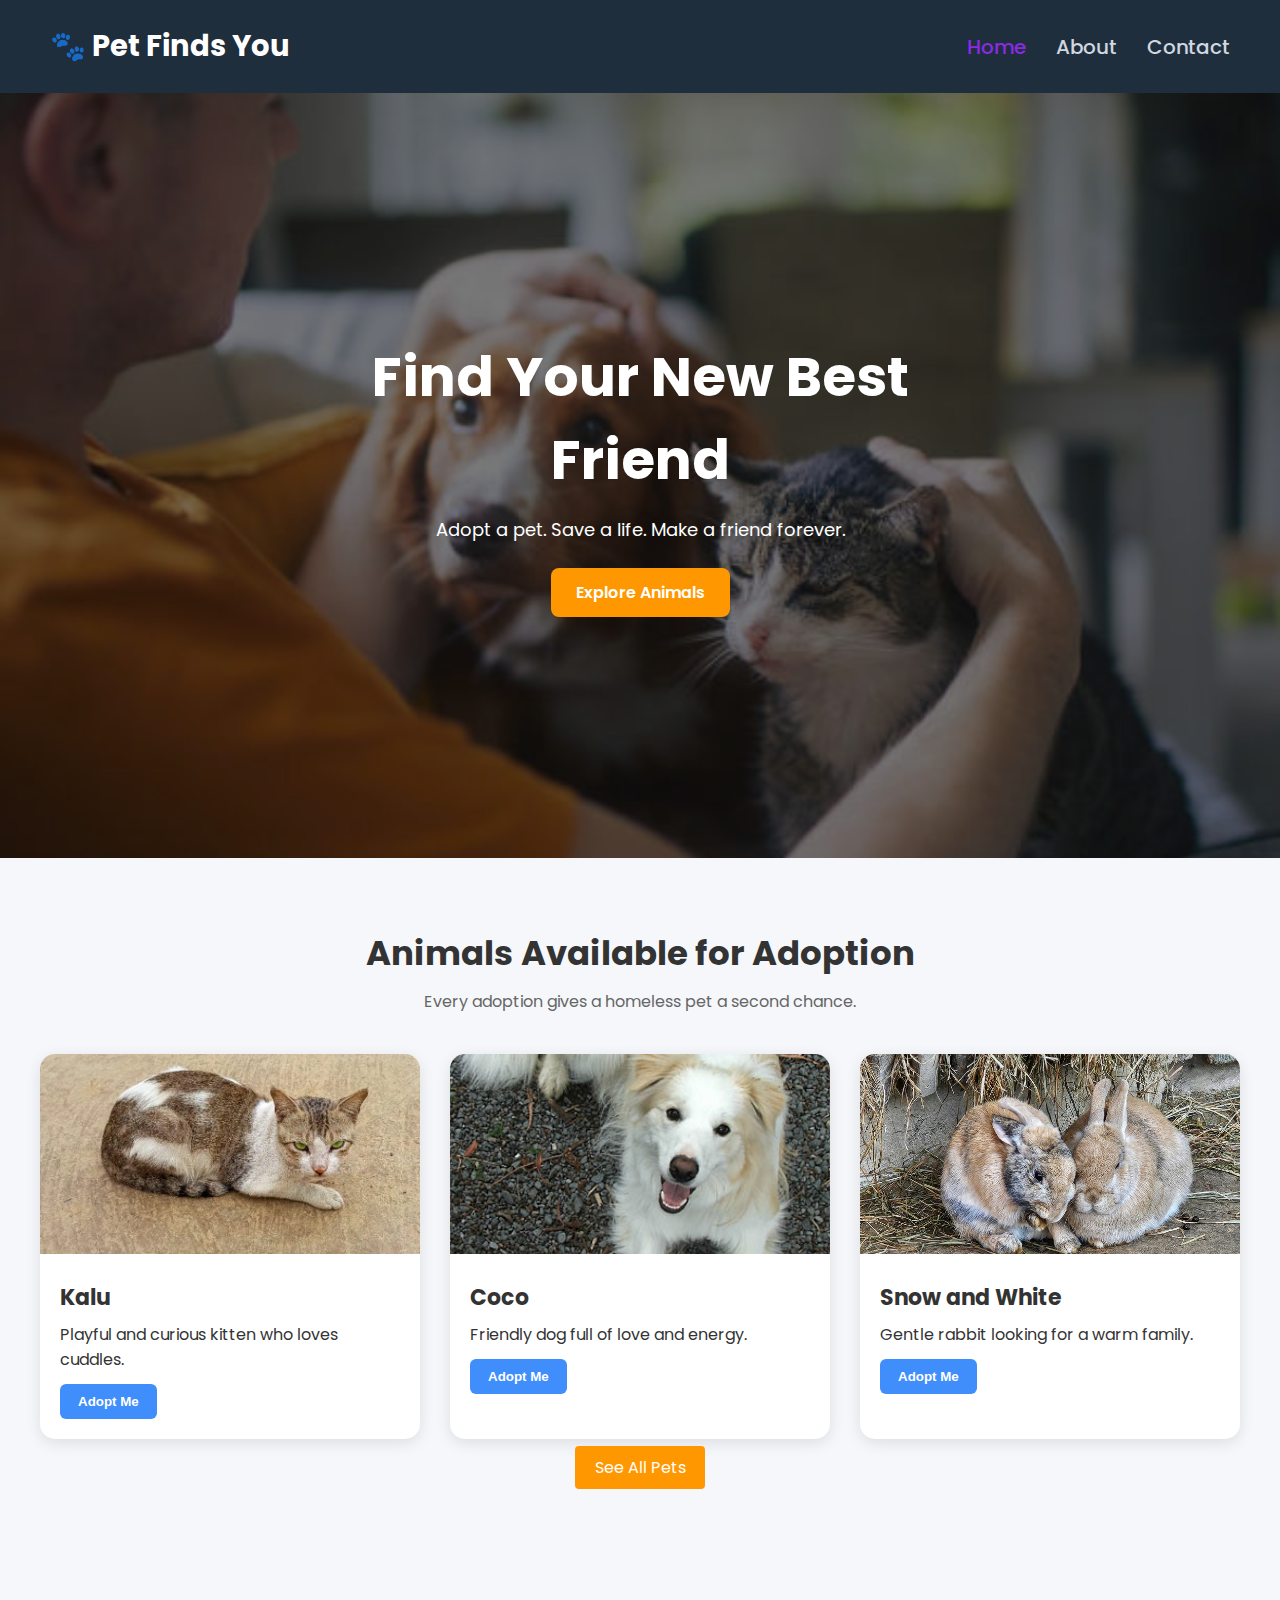
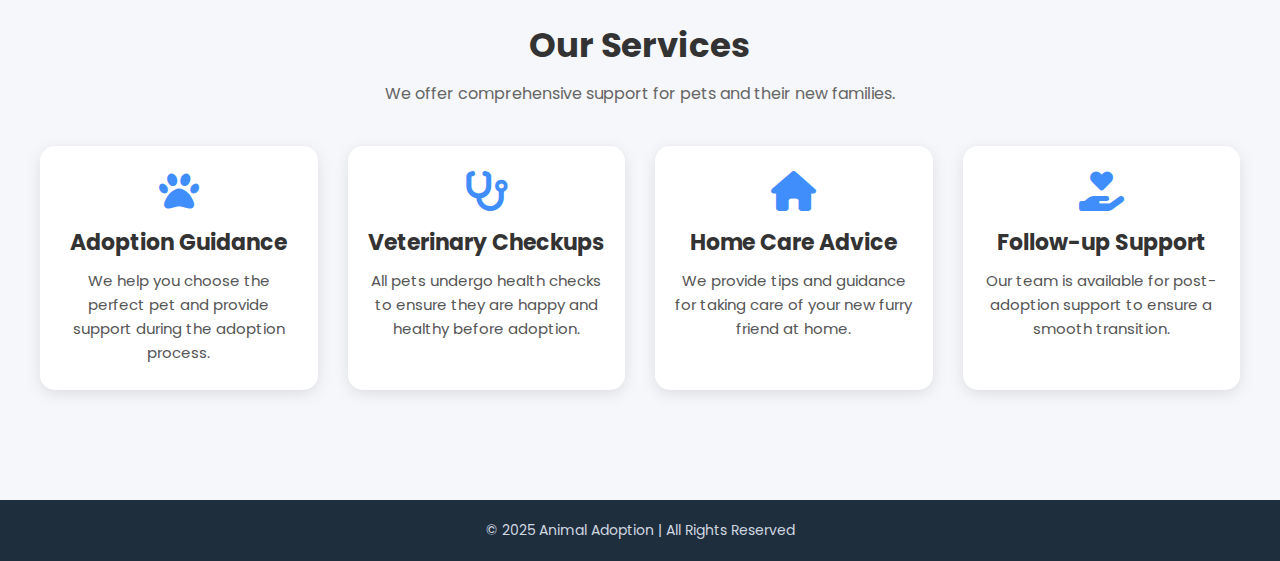
<file: index.html>
<!DOCTYPE html>
<html lang="en">
<head>
<meta charset="UTF-8">
<meta name="viewport" content="width=device-width, initial-scale=1.0">
<title>Animal Adoption | Home</title>
<link rel="stylesheet" href="css/styles.css">
<link rel="stylesheet" href="https://cdnjs.cloudflare.com/ajax/libs/font-awesome/6.5.0/css/all.min.css">
<link href="https://fonts.googleapis.com/css2?family=Poppins:wght@300;400;600;700&display=swap" rel="stylesheet">
</head>
<body>
<!---navigation section-->
<nav class="navbar">
    <div class="logo">🐾 Pet Finds You</div>
    <ul class="nav-links">
        <li><a class="active" href="index.html">Home</a></li>
        <li><a href="about.html">About</a></li>
        <li><a href="contact.html">Contact</a></li>
    </ul>
</nav>
<!--hero section-->
<section class="hero advanced-hero">
    <div class="overlay"></div>
    <div class="hero-content">
        <h1>Find Your New Best Friend</h1>
        <p>Adopt a pet. Save a life. Make a friend forever.</p>
        <a href="#animals" class="btn">Explore Animals</a>
    </div>
</section>
<!--animal section-->
<section id="animals" class="animals-section">
    <h2>Animals Available for Adoption</h2>
    <p class="subtitle">Every adoption gives a homeless pet a second chance.</p>

    <div class="animal-grid">
        <div class="animal-card">
            <img src="images/cat-c1.webp">
            <div class="card-content">
                <h3>Kalu</h3>
                <p>Playful and curious kitten who loves cuddles.</p>
                <button class="adopt-btn">Adopt Me</button>
            </div>
        </div>

        <div class="animal-card">
            <img src="images/dog-d1.jpg">
            <div class="card-content">
                <h3>Coco</h3>
                <p>Friendly dog full of love and energy.</p>
                <button class="adopt-btn">Adopt Me</button>
            </div>
        </div>

        <div class="animal-card">
            <img src="images/rabbit-r1.jpeg">
            <div class="card-content">
                <h3>Snow and White</h3>
                <p>Gentle rabbit looking for a warm family.</p>
                <button class="adopt-btn">Adopt Me</button>
            </div>
        </div>
    </div>

    <div class="see-all">
        <a href="gallery.html" class="see-all-btn">See All Pets</a>
    </div>
</section>
<!-- Services Section -->
<section class="services-section">
    <h2>Our Services</h2>
    <p class="subtitle">We offer comprehensive support for pets and their new families.</p>

    <div class="services-grid">
        <div class="service-card">
            <i class="fas fa-paw service-icon"></i>
            <h3>Adoption Guidance</h3>
            <p>We help you choose the perfect pet and provide support during the adoption process.</p>
        </div>

        <div class="service-card">
            <i class="fas fa-stethoscope service-icon"></i>
            <h3>Veterinary Checkups</h3>
            <p>All pets undergo health checks to ensure they are happy and healthy before adoption.</p>
        </div>

        <div class="service-card">
            <i class="fas fa-home service-icon"></i>
            <h3>Home Care Advice</h3>
            <p>We provide tips and guidance for taking care of your new furry friend at home.</p>
        </div>

        <div class="service-card">
            <i class="fas fa-hand-holding-heart service-icon"></i>
            <h3>Follow-up Support</h3>
            <p>Our team is available for post-adoption support to ensure a smooth transition.</p>
        </div>
    </div>
</section>


<footer>
    <p>© 2025 Animal Adoption | All Rights Reserved</p>
</footer>

<script src="js/script.js"></script>
</body>
</html>
</file>
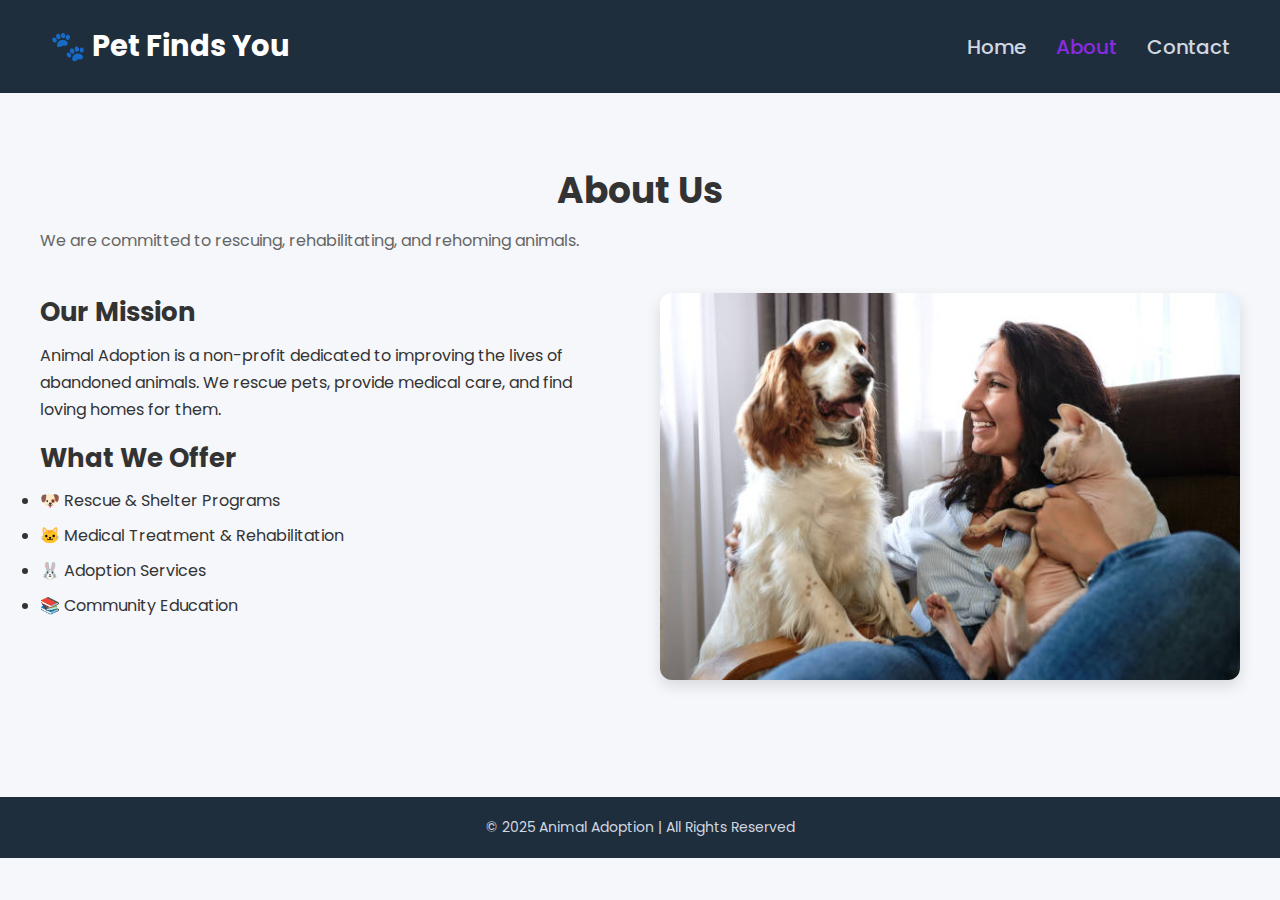
<file: about.html>
<!DOCTYPE html>
<html lang="en">
<head>
    <meta charset="UTF-8">
    <meta name="viewport" content="width=device-width, initial-scale=1.0">
    <title>Animal Adoption | About</title>
    <link rel="stylesheet" href="css/styles.css">
    <link rel="stylesheet" href="https://cdnjs.cloudflare.com/ajax/libs/font-awesome/6.5.0/css/all.min.css">
    <link href="https://fonts.googleapis.com/css2?family=Poppins:wght@300;400;600;700&display=swap" rel="stylesheet">
</head>

<body>

<nav class="navbar">
    <div class="logo">🐾 Pet Finds You</div>
    <ul class="nav-links">
        <li><a href="index.html">Home</a></li>
        <li><a class="active" href="about.html">About</a></li>
        <li><a href="contact.html">Contact</a></li>
    </ul>
</nav>

<section class="about-section">
    <h1>About Us</h1>
    <p class="subtitle">
        We are committed to rescuing, rehabilitating, and rehoming animals.
    </p>

    <div class="about-grid">
        <div class="about-text">
            <h2>Our Mission</h2>
            <p>
                Animal Adoption is a non-profit dedicated to improving the lives of abandoned animals.
                We rescue pets, provide medical care, and find loving homes for them.
            </p>

            <h2>What We Offer</h2>
            <ul>
                <li>🐶 Rescue & Shelter Programs</li>
                <li>🐱 Medical Treatment & Rehabilitation</li>
                <li>🐰 Adoption Services</li>
                <li>📚 Community Education</li>
            </ul>
        </div>

        <div class="about-image">
            <img src="images/abouthero.jpg">
        </div>
    </div>
</section>

<footer>
    <p>© 2025 Animal Adoption | All Rights Reserved</p>
</footer>

</body>
</html>
</file>
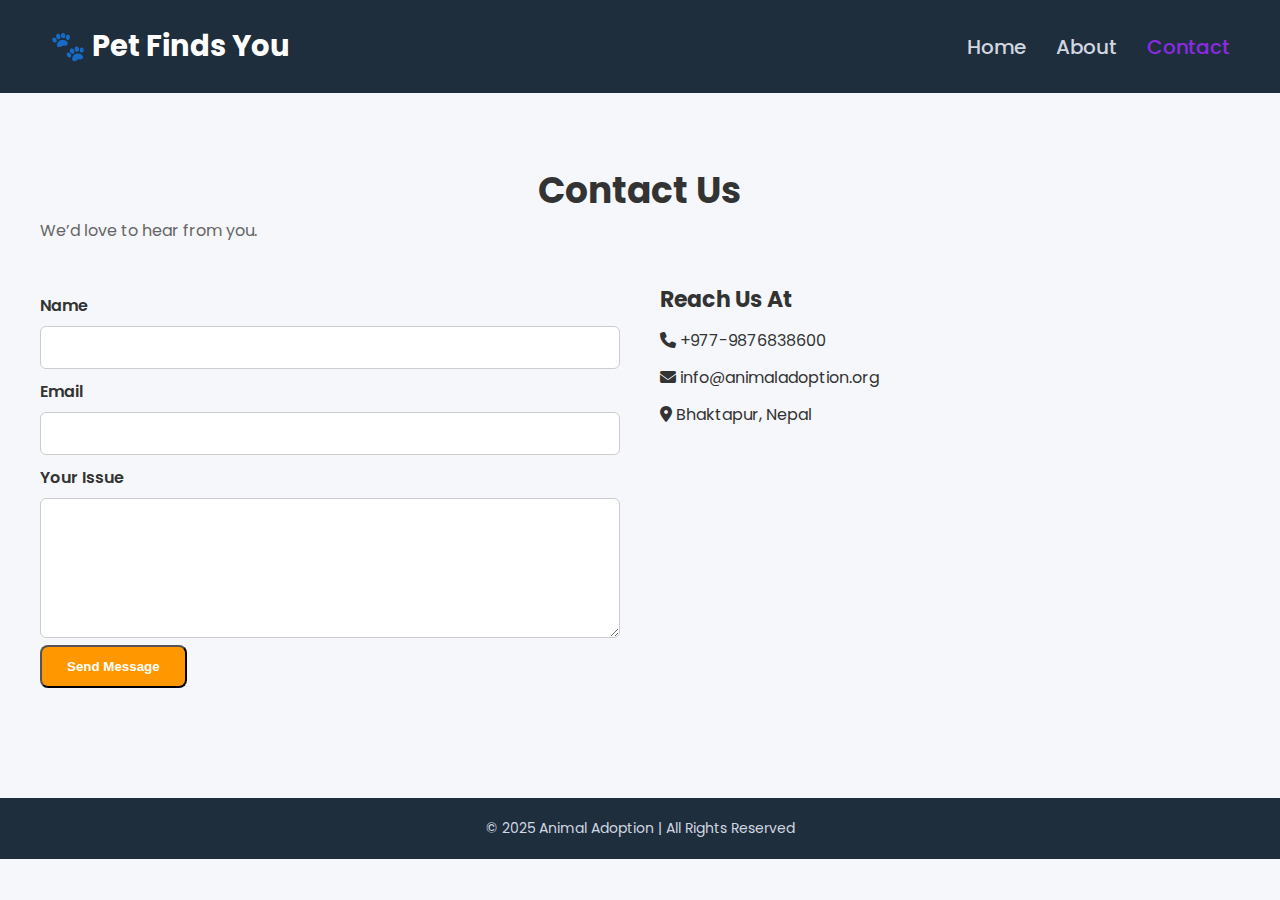
<file: contact.html>
<!DOCTYPE html>
<html lang="en">
<head>
    <meta charset="UTF-8">
    <meta name="viewport" content="width=device-width, initial-scale=1.0">
    <title>Animal Adoption | Contact</title>
    <link rel="stylesheet" href="css/styles.css">
    <link rel="stylesheet" href="https://cdnjs.cloudflare.com/ajax/libs/font-awesome/6.5.0/css/all.min.css">
    <link href="https://fonts.googleapis.com/css2?family=Poppins:wght@300;400;600;700&display=swap" rel="stylesheet">
</head>

<body>

<nav class="navbar">
    <div class="logo">🐾 Pet Finds You</div>

    <ul class="nav-links">
        <li><a href="index.html">Home</a></li>
        <li><a href="about.html">About</a></li>
        <li><a class="active" href="contact.html">Contact</a></li>
    </ul>
</nav>

<section class="contact-section">
    <h1>Contact Us</h1>
    <p class="subtitle">We’d love to hear from you.</p>

    <div class="contact-container">
        <form id="contactForm">
            <label>Name</label>
            <input type="text" id="name">

            <label>Email</label>
            <input type="email" id="email">

            <label>Your Issue</label>
            <textarea id="message"></textarea>

            <button class="btn" type="submit">Send Message</button>
        </form>

        <div class="contact-info">
            <h3>Reach Us At</h3>
            <p><i class="fa fa-phone"></i> +977-9876838600</p>
            <p><i class="fa fa-envelope"></i> info@animaladoption.org</p>
            <p><i class="fa fa-location-dot"></i> Bhaktapur, Nepal</p>
        </div>
    </div>
</section>

<footer>
    <p>© 2025 Animal Adoption | All Rights Reserved</p>
</footer>

<script src="js/script.js"></script>
</body>
</html>
</file>
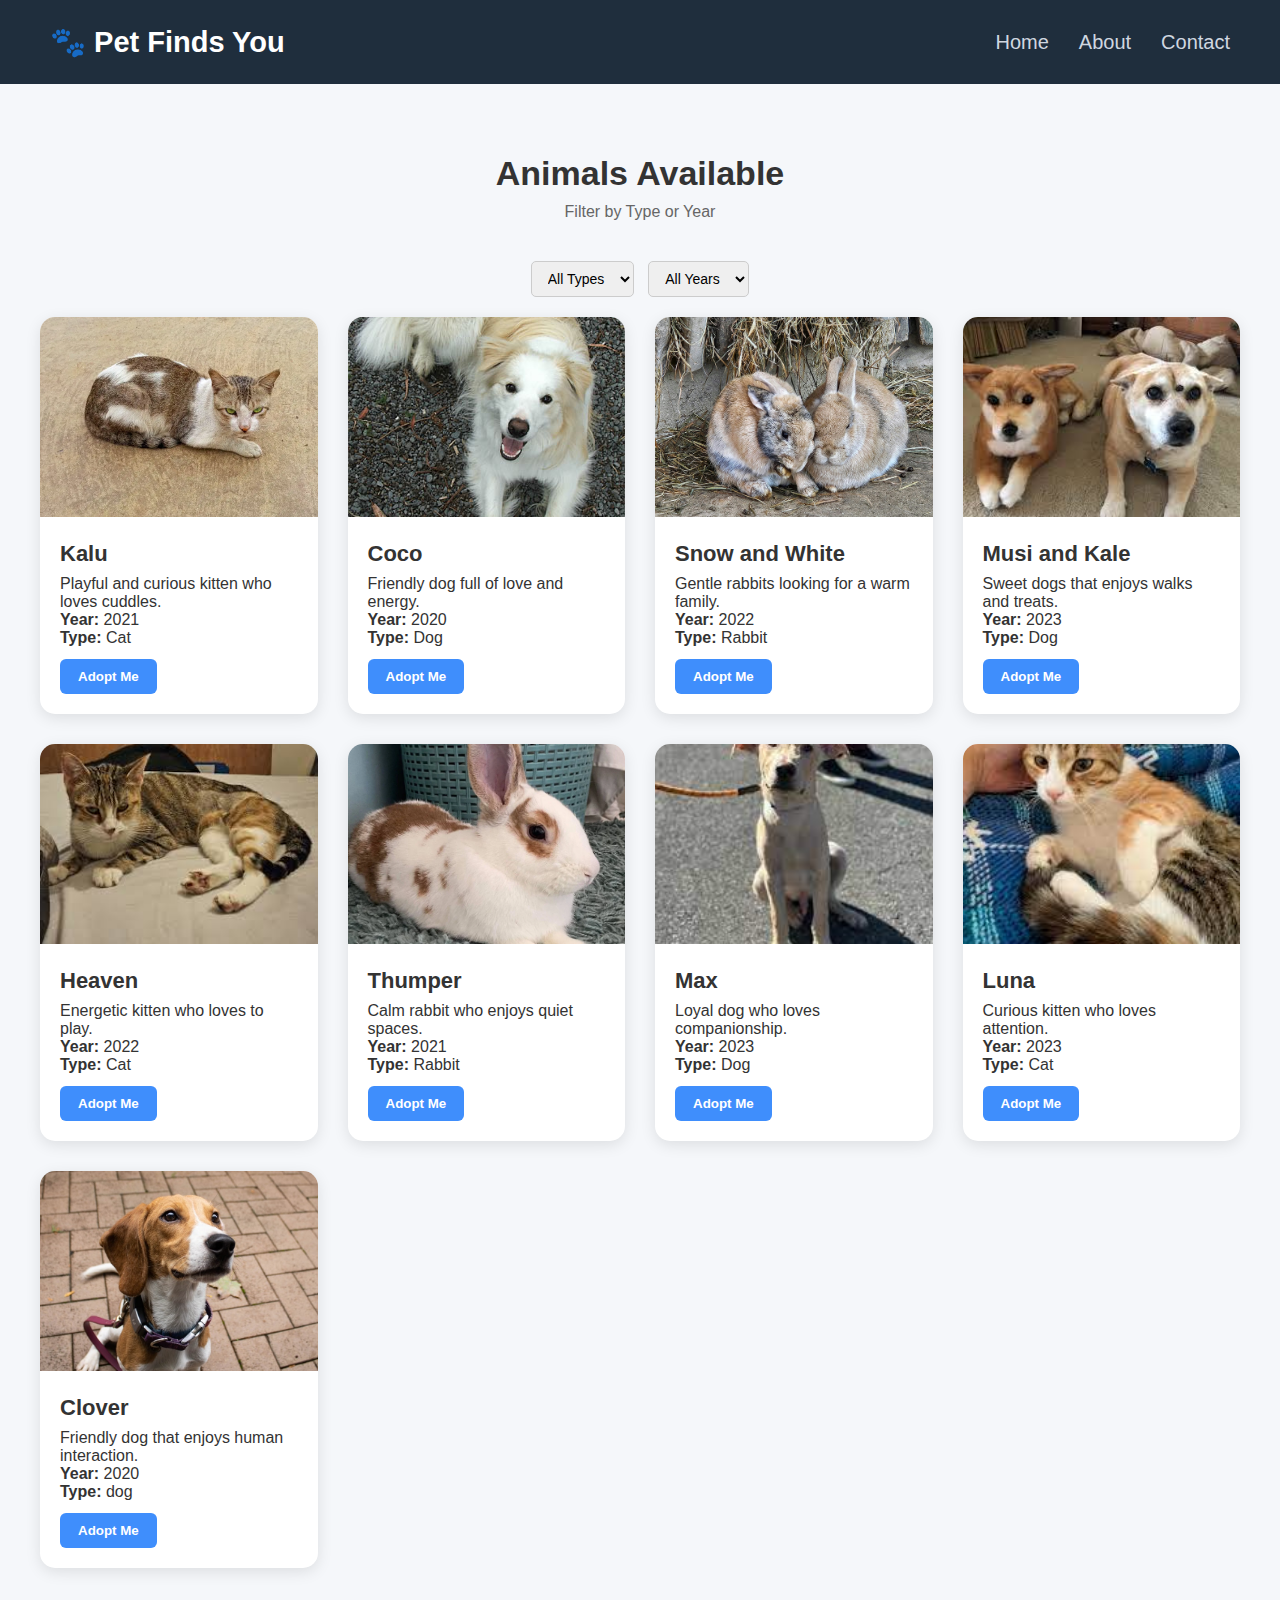
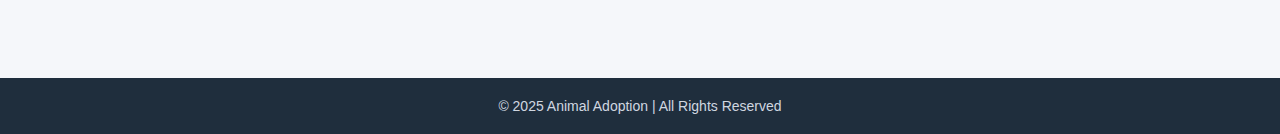
<file: gallery.html>
<!DOCTYPE html>
<html lang="en">
<head>
<meta charset="UTF-8">
<meta name="viewport" content="width=device-width, initial-scale=1.0">
<title>All Animals | Gallery</title>
<link rel="stylesheet" href="css/styles.css">
</head>
<body>

<nav class="navbar">
    <div class="logo">🐾 Pet Finds You</div>
    <ul class="nav-links">
        <li><a href="index.html">Home</a></li>
        <li><a href="about.html">About</a></li>
        <li><a href="contact.html">Contact</a></li>
    </ul>
</nav>

<section class="animals-section">
    <h2>Animals Available</h2>
    <p class="subtitle">Filter by Type or Year</p>

    <div class="filters" style="text-align:center;margin-bottom:20px;">
        <select id="filterType">
            <option value="All">All Types</option>
            <option value="Cat">Cat</option>
            <option value="Dog">Dog</option>
            <option value="Rabbit">Rabbit</option>
        </select>

        <select id="filterYear">
            <option value="All">All Years</option>
            <option value="2020">2020</option>
            <option value="2021">2021</option>
            <option value="2022">2022</option>
            <option value="2023">2023</option>
        </select>
    </div>

    <div class="animal-grid" id="galleryGrid"></div>
</section>

<footer>
    <p>© 2025 Animal Adoption | All Rights Reserved</p>
</footer>

<script src="js/gallery.js"></script>
</body>
</html>
</file>
<file: css/styles.css>
/* ===========================
   Global Styles
=========================== */
* {
    margin: 0;
    padding: 0;
    box-sizing: border-box;
}

body {
    font-family: "Poppins", sans-serif;
    background: #f5f7fa;
    color: #333;
}

/* ===========================
   Navbar
=========================== */
.navbar {
    display: flex;
    justify-content: space-between;
    align-items: center;
    background: #1f2e3d;
    padding: 25px 50px;
    position: sticky;
    top: 0;
    z-index: 1000;
}

.logo {
    font-size: 29px;
    font-weight: 700;
    color: #fff;
}



.nav-links {
    display: flex;
    gap: 30px;
    list-style: none;
}

.nav-links a {
    text-decoration: none;
    color: #d0d7e0;
    font-weight: 500;
    font-size: 20px;
    transition: 0.3s;
}

.nav-links a:hover,
.nav-links a.active {
    color: blueviolet;
}

/* ===========================
   Hero Section
=========================== */
.advanced-hero {
    height: 85vh;
    background: url("../images/advance-hero.jpg") center/cover no-repeat;
    position: relative;
    display: flex;
    align-items: center;
    justify-content: center;
}


.overlay {
    position: absolute;
    width: 100%;
    height: 100%;
    background: rgba(10, 10, 10, 0.55);
    top: 0;
    left: 0;
}

.hero-content {
    position: relative;
    text-align: center;
    color: white;
    max-width: 700px;
}

.hero-content h1 {
    font-size: 55px;
    font-weight: 700;
    margin-bottom: 15px;
    animation: fadeIn 1.5s ease-in-out;
}

.hero-content p {
    font-size: 18px;
    margin-bottom: 25px;
}

.btn {
    padding: 12px 25px;
    background: #ff9800;
    color: white;
    font-weight: 600;
    border-radius: 8px;
    text-decoration: none;
    display: inline-block;
    transition: 0.4s;
}

.btn:hover {
    background: #e68900;
    transform: translateY(-3px);
}

/* Hero Animation */
@keyframes fadeIn {
    from { opacity: 0; transform: translateY(20px); }
    to { opacity: 1; transform: translateY(0); }
}

/* ===========================
   Animals Section
=========================== */
.animals-section {
    text-align: center;
    padding: 70px 40px;
}

.animals-section h2 {
    font-size: 34px;
    margin-bottom: 10px;
}

.subtitle {
    color: #666;
    margin-bottom: 40px;
    font-size: 16px;
}

.animal-grid {
    display: grid;
    grid-template-columns: repeat(auto-fit, minmax(270px, 1fr));
    gap: 30px;
}

.animal-card {
    background: #fff;
    border-radius: 15px;
    box-shadow: 0 4px 15px rgba(0,0,0,0.1);
    overflow: hidden;
    transition: 0.35s ease;
}

.animal-card img {
    width: 100%;
    height: 200px;
    object-fit: cover;
}

.animal-card:hover {
    transform: translateY(-10px);
    box-shadow: 0 10px 22px rgba(0,0,0,0.18);
}

.card-content {
    padding: 20px;
    text-align: left;
}

.card-content h3 {
    font-size: 22px;
    margin-bottom: 8px;
}

.adopt-btn {
    margin-top: 12px;
    padding: 10px 18px;
    border: none;
    background: #3f8efc;
    color: white;
    font-weight: 600;
    border-radius: 6px;
    cursor: pointer;
    transition: 0.3s;
}

.adopt-btn:hover {
    background: #1f6de3;
}
.see-all { text-align: center; margin-top: 1rem; }
.see-all-btn { padding: 0.6rem 1.2rem; background: #ff9800; color: #fff; text-decoration: none; border-radius: 4px; }
.see-all-btn:hover { background: #8a2be2; }

/* ===========================
   About Page
=========================== */
.about-section {
    padding: 70px 40px;
}

.about-section h1 {
    text-align: center;
    font-size: 36px;
    margin-bottom: 10px;
}

.about-grid {
    display: grid;
    grid-template-columns: repeat(auto-fit, minmax(350px, 1fr));
    margin-top: 40px;
    gap: 40px;
}

.about-text h2 {
    margin-bottom: 10px;
    font-size: 26px;
}

.about-text p {
    margin-bottom: 15px;
    line-height: 1.7;
}

.about-text ul li {
    margin: 10px 0;
    font-size: 16px;
}

.about-image img {
    width: 100%;
    border-radius: 12px;
    box-shadow: 0 6px 15px rgba(0,0,0,0.12);
}

/* ===========================
   Contact Page
=========================== */
.contact-section {
    padding: 70px 40px;
}

.contact-section h1 {
    text-align: center;
    font-size: 36px;
}

.contact-container {
    margin-top: 40px;
    display: grid;
    grid-template-columns: repeat(auto-fit, minmax(330px, 1fr));
    gap: 40px;
}

form label {
    font-weight: 600;
    margin-top: 10px;
    display: block;
}

form input, form textarea {
    width: 100%;
    padding: 12px;
    margin-top: 8px;
    border: 1px solid #ccc;
    border-radius: 6px;
    font-size: 15px;
}

textarea {
    resize: vertical;
    height: 140px;
}

.contact-info h3 {
    margin-bottom: 12px;
    font-size: 22px;
}

.contact-info p {
    margin-bottom: 12px;
    font-size: 16px;
}


/* ===========================
   Footer
=========================== */
footer {
    background: #1f2e3d;
    color: #d0d7e0;
    padding: 20px;
    text-align: center;
    margin-top: 40px;
    font-size: 14px;
}


.filters select {
    padding: 8px 12px;
    margin: 0 5px;
    border-radius: 5px;
    border: 1px solid #ccc;
    font-size: 14px;
    cursor: pointer;
}
/* Services Section */
.services-section {
    text-align: center;
    padding: 70px 40px;
    background-color: #f5f7fa;
}

.services-section h2 {
    font-size: 34px;
    margin-bottom: 10px;
}

.services-section .subtitle {
    color: #666;
    margin-bottom: 40px;
    font-size: 16px;
}

.services-grid {
    display: grid;
    grid-template-columns: repeat(auto-fit, minmax(220px, 1fr));
    gap: 30px;
    max-width: 1200px;
    margin: auto;
}

.service-card {
    background: #fff;
    border-radius: 15px;
    padding: 25px 20px;
    box-shadow: 0 4px 15px rgba(0,0,0,0.1);
    transition: 0.3s;
}

.service-card:hover {
    transform: translateY(-8px);
    box-shadow: 0 10px 20px rgba(0,0,0,0.15);
}

.service-icon {
    font-size: 40px;
    color: #3f8efc;
    margin-bottom: 15px;
}

.service-card h3 {
    font-size: 22px;
    margin-bottom: 10px;
}

.service-card p {
    color: #555;
    font-size: 15px;
    line-height: 1.6;
}

/* ===========================
   Responsive Media Queries
=========================== */
@media (max-width: 1024px) {
    .navbar {
        padding: 20px 40px;
    }

    .logo {
        font-size: 26px;
    }

    .nav-links a {
        font-size: 16px;
        gap: 25px;
    }

    .hero-content h1 {
        font-size: 48px;
    }
}

@media (max-width: 768px) {
    .navbar {
        flex-direction: column;
        text-align: center;
        gap: 10px;
    }

    .hero-content h1 {
        font-size: 38px;
    }

    .animal-grid, .services-grid {
        gap: 20px;
    }

    .adoption-form-container {
        padding: 20px;
        margin: 15px;
    }
}

@media (max-width: 480px) {
    .hero-content h1 {
        font-size: 28px;
    }

    .hero-content p {
        font-size: 16px;
    }

    .btn {
        padding: 10px 18px;
        font-size: 14px;
    }

    .nav-links a {
        font-size: 14px;
        gap: 15px;
    }
}
</file>
